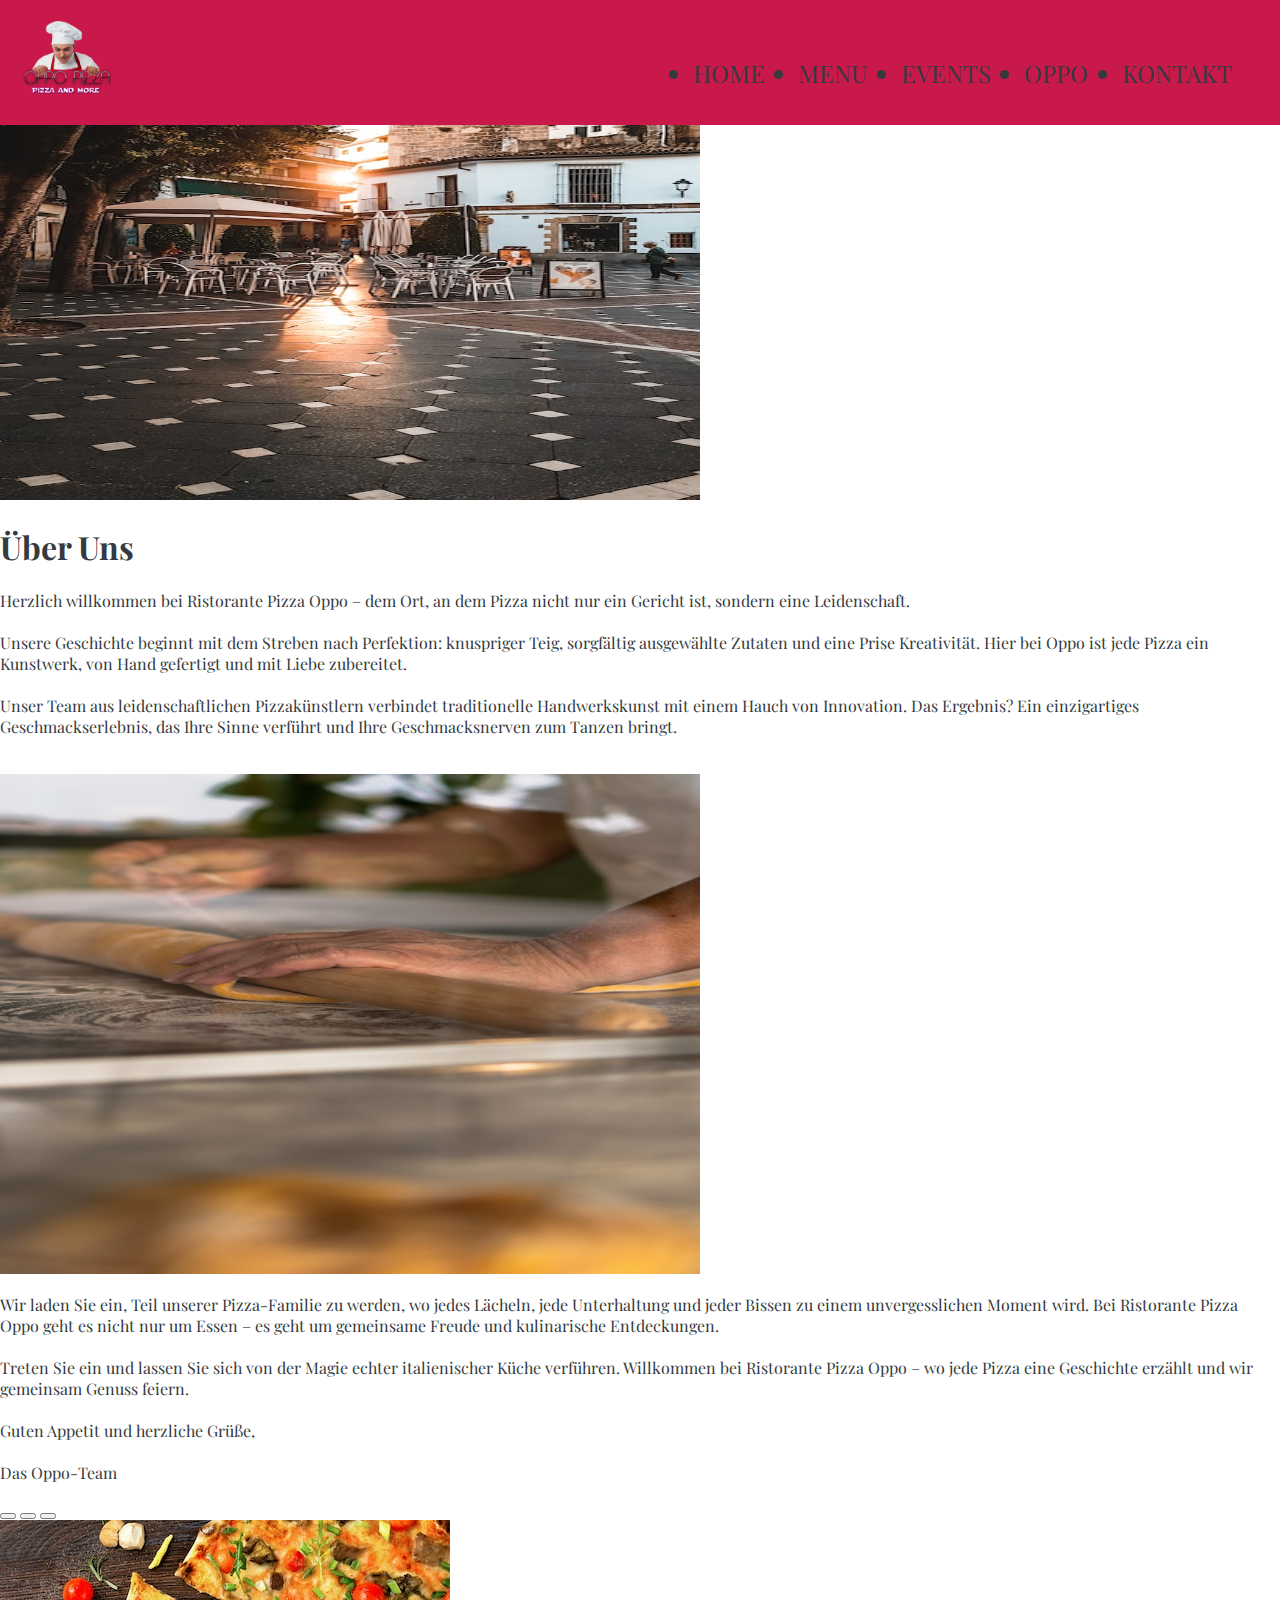
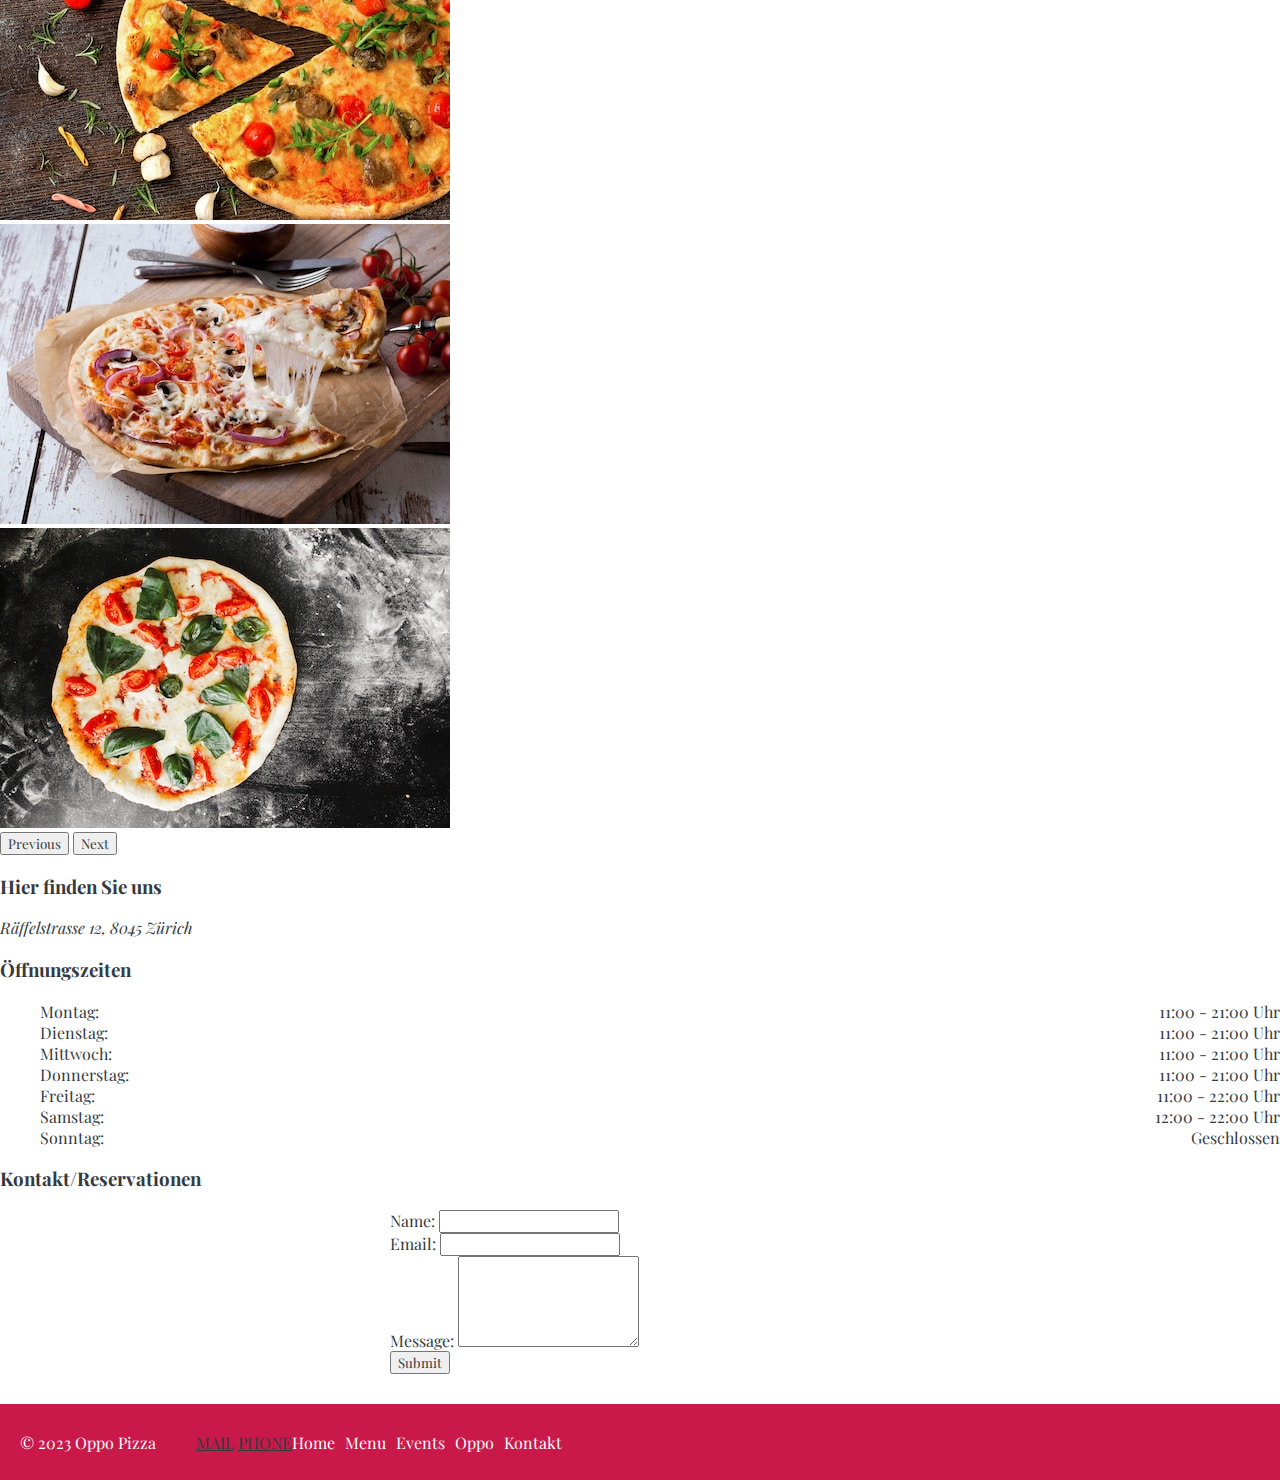
<file: about.html>
<!DOCTYPE html>
<html lang="en">
  <head>
    <meta charset="UTF-8" />
    <meta name="viewport" content="width=device-width, initial-scale=1.0" />
    <link
      href="https://cdn.jsdelivr.net/npm/bootstrap@5.3.2/dist/css/bootstrap.min.css"
      rel="stylesheet"
      integrity="sha384-T3c6CoIi6uLrA9TneNEoa7RxnatzjcDSCmG1MXxSR1GAsXEV/Dwwykc2MPK8M2HN"
      crossorigin="anonymous"
    />
    <link rel="preconnect" href="https://fonts.googleapis.com" />
    <link rel="preconnect" href="https://fonts.gstatic.com" crossorigin />
    <link
      href="https://fonts.googleapis.com/css2?family=Playfair+Display:ital,wght@;0,100;0,200;0,300;0,400;0,500;0,600;0,700;0,800;0,900;1,400;1,500;1,600;1,700;1,800;1,900&display=swap"
      rel="stylesheet"
    />
    <link
      href="https://unpkg.com/boxicons@2.1.4/css/boxicons.min.css"
      rel="stylesheet"
    />

    <link rel="stylesheet" href="about-styles.css" />
    <link rel="stylesheet" href="root-styles.css" />
    <link rel="stylesheet" href="header-styles.css">

    <link rel="apple-touch-icon" sizes="180x180" href="imgs/favicon_io/apple-touch-icon.png">
    <link rel="icon" type="image/png" sizes="32x32" href="imgs/favicon_io/favicon-32x32.png">
    <link rel="icon" type="image/png" sizes="16x16" href="imgs/favicon_io/favicon-16x16.png">
    <link rel="manifest" href="imgs/favicon_io/site.webmanifest">

    <title>Über uns/Kontakt</title>

  </head>

  <body>

  <header class="header">
    <a href="#" class="logo">
      <img src="imgs/Frame 28.png" alt="Oppo-Pizza" height="100px" />
    </a>

    <input type="checkbox" id="check" />
    <label for="check" class="icons">
      <i class="bx bx-menu" id="menu-icon"></i>
      <i class="bx bx-x" id="close-icon"></i>
    </label>

    <ul class="navbar">
      <li style="--i: 0"><a href="home.html">HOME</a></li>
      <li style="--i: 1"><a href="menu.html">MENU</a></li>
      <li style="--i: 2"><a href="index.html">EVENTS</a></li>
      <li style="--i: 3"><a href="about.html">OPPO</a></li>
      <li style="--i: 4"><a href="about.html#contactCon">KONTAKT</a></li>
  </ul>
  
  </header>

  <main>

  
    <div class="row flex-lg-row-reverse align-items-center g-5 py-5 deskTopBox">
      <div class="col-10 col-sm-8 col-lg-6">
        <img
          src="imgs/risto2.jpeg"
          class="d-block mx-lg-auto img-fluid"
          alt="winowino"
          width="700"
          height="500"
          loading="lazy"
        />
      </div>

      <div class="col-lg-6 rounded-3 border shadow-lg">
        <h1 class="display-5 fw-bold lh-1 mb-3 p-3">Über Uns</h1>
        <p class="lead p-3">
          Herzlich willkommen bei Ristorante Pizza Oppo – dem Ort, an dem Pizza
          nicht nur ein Gericht ist, sondern eine Leidenschaft. <br /><br />

          Unsere Geschichte beginnt mit dem Streben nach Perfektion: knuspriger
          Teig, sorgfältig ausgewählte Zutaten und eine Prise Kreativität. Hier
          bei Oppo ist jede Pizza ein Kunstwerk, von Hand gefertigt und mit
          Liebe zubereitet. <br /><br />

          Unser Team aus leidenschaftlichen Pizzakünstlern verbindet
          traditionelle Handwerkskunst mit einem Hauch von Innovation. Das
          Ergebnis? Ein einzigartiges Geschmackserlebnis, das Ihre Sinne
          verführt und Ihre Geschmacksnerven zum Tanzen bringt. <br /><br />
        </p>
      </div>
    </div>

    <div
      class="row flex-lg-row align-items-center g-5 py-5 weDontUseStupidNamesForAReason deskBottomBox"
    >
      <div class="col-10 col-sm-8 col-lg-6">
        <img
          src="imgs/risto3.jpeg"
          class="d-block mx-lg-auto img-fluid"
          alt="winowino"
          width="700"
          height="500"
          loading="lazy"
        />
      </div>
      <div class="col-lg-6 rounded-3 border shadow-lg">
        <p class="lead p-3">
          Wir laden Sie ein, Teil unserer Pizza-Familie zu werden, wo jedes
          Lächeln, jede Unterhaltung und jeder Bissen zu einem unvergesslichen
          Moment wird. Bei Ristorante Pizza Oppo geht es nicht nur um Essen – es
          geht um gemeinsame Freude und kulinarische Entdeckungen. <br /><br />

          Treten Sie ein und lassen Sie sich von der Magie echter italienischer
          Küche verführen. Willkommen bei Ristorante Pizza Oppo – wo jede Pizza
          eine Geschichte erzählt und wir gemeinsam Genuss feiern. <br /><br />

          Guten Appetit und herzliche Grüße, <br /><br />

          Das Oppo-Team
        </p>
      </div>
    </div>

    

    

    <div
      id="carouselExampleIndicators"
      class="carousel slide"
      data-bs-ride="carousel"
    >
      <div class="carousel-indicators">
        <button
          type="button"
          data-bs-target="#carouselExampleIndicators"
          data-bs-slide-to="0"
          class="active"
          aria-current="true"
          aria-label="Slide 1"
        ></button>
        <button
          type="button"
          data-bs-target="#carouselExampleIndicators"
          data-bs-slide-to="1"
          aria-label="Slide 2"
        ></button>
        <button
          type="button"
          data-bs-target="#carouselExampleIndicators"
          data-bs-slide-to="2"
          aria-label="Slide 3"
        ></button>
      </div>
      <div class="carousel-inner">
        <div class="carousel-item active">
          <img src="imgs/c1.jpeg" class="d-block w-100" alt="..." />
        </div>
        <div class="carousel-item">
          <img src="imgs/c2.jpeg" class="d-block w-100" alt="..." />
        </div>
        <div class="carousel-item">
          <img src="imgs/c3.jpeg" class="d-block w-100" alt="..." />
        </div>
      </div>
      <button
        class="carousel-control-prev"
        type="button"
        data-bs-target="#carouselExampleIndicators"
        data-bs-slide="prev"
      >
        <span class="carousel-control-prev-icon" aria-hidden="true"></span>
        <span class="visually-hidden">Previous</span>
      </button>
      <button
        class="carousel-control-next"
        type="button"
        data-bs-target="#carouselExampleIndicators"
        data-bs-slide="next"
      >
        <span class="carousel-control-next-icon" aria-hidden="true"></span>
        <span class="visually-hidden">Next</span>
      </button>
    </div>

    
    



    

    <div class="container-fluid">
      <div class="row">
        <div class="container mt-5 col-lg-6">
          <div class="card">
            <div class="card-body">
              <h3 class="card-title text-center mb-4">Hier finden Sie uns</h3>
              <address class="card-title text-center mb-4">Räffelstrasse 12, 8045 Zürich</address>
              
              <h3 class="card-title text-center mb-4">Öffnungszeiten</h3>
              
              <ul class="list-group list-group-flush">
                <li class="list-group-item">Montag: <span class="float-end">11:00 - 21:00 Uhr</span></li>
                <li class="list-group-item">Dienstag: <span class="float-end">11:00 - 21:00 Uhr</span></li>
                <li class="list-group-item">Mittwoch: <span class="float-end">11:00 - 21:00 Uhr</span></li>
                <li class="list-group-item">Donnerstag: <span class="float-end">11:00 - 21:00 Uhr</span></li>
                <li class="list-group-item">Freitag: <span class="float-end">11:00 - 22:00 Uhr</span></li>
                <li class="list-group-item">Samstag: <span class="float-end">12:00 - 22:00 Uhr</span></li>
                <li class="list-group-item">Sonntag: <span class="float-end">Geschlossen</span></li>
              </ul>
            </div>
          </div>
        </div>
    
        <div class="container mt-5 col-lg-6">
          <div class="card">
            <div id="contactCon" class="card-body">
              <h3 class="card-title text-center mb-4">Kontakt/Reservationen</h3>
              <form action="#" method="post" class="contact-form">
                <div class="form-group">
                  <label for="name">Name:</label>
                  <input type="text" class="form-control col-md-8" id="name" name="name" required />
                </div>
        
                <div class="form-group">
                  <label for="email">Email:</label>
                  <input type="email" class="form-control col-md-8" id="email" name="email" required />
                </div>
        
                <div class="form-group">
                  <label for="message">Message:</label>
                  <textarea class="form-control col-md-8" id="message" name="message" rows="5" required></textarea>
                </div>
        
                <button type="submit" class="btn btn-primary">Submit</button>
              </form>
            </div>
          </div>
        </div>
        
      </div>
    </div>
    
    

    

  </main>

  

  
  <footer style="background-color: var(--main-color); color: white; padding: 20px; margin-top: 30px; display: flex;">
    <div style="display: flex; justify-content: space-between; align-items: center;">
        <p style="margin: 0; color: white;">© 2023 Oppo Pizza</p>

        <a href="/" style="text-decoration: none; color: white;">
            <svg width="40" height="32"><use xlink:href="#bootstrap"></use></svg>
        </a>
        <div id="stuff">
          <a href="mailto:info@example.com">MAIL</a>
          <a href="tel:+1234567890">PHONE</a>
        </div>

        <ul style="list-style: none; display: flex; margin: 0; padding: 0;">
            <li style="margin-right: 10px;"><a href="home.html" style="text-decoration: none; color: white;">Home</a></li>
            <li style="margin-right: 10px;"><a href="menu.html" style="text-decoration: none; color: white;">Menu</a></li>
            <li style="margin-right: 10px;"><a href="index.html" style="text-decoration: none; color: white;">Events</a></li>
            <li style="margin-right: 10px;"><a href="about.html" style="text-decoration: none; color: white;">Oppo</a></li>
            <li style="margin-right: 10px;"><a href="about.html#contactCon" style="text-decoration: none; color: white;">Kontakt</a></li>
        </ul>
    </div>
</footer> 

    <script
      src="https://cdn.jsdelivr.net/npm/bootstrap@5.0.2/dist/js/bootstrap.bundle.min.js"
      integrity="sha384-MrcW6ZMFYlzcLA8Nl+NtUVF0sA7MsXsP1UyJoMp4YLEuNSfAP+JcXn/tWtIaxVXM"
      crossorigin="anonymous"
    ></script>
  </body>
  
  
</html>
</file>
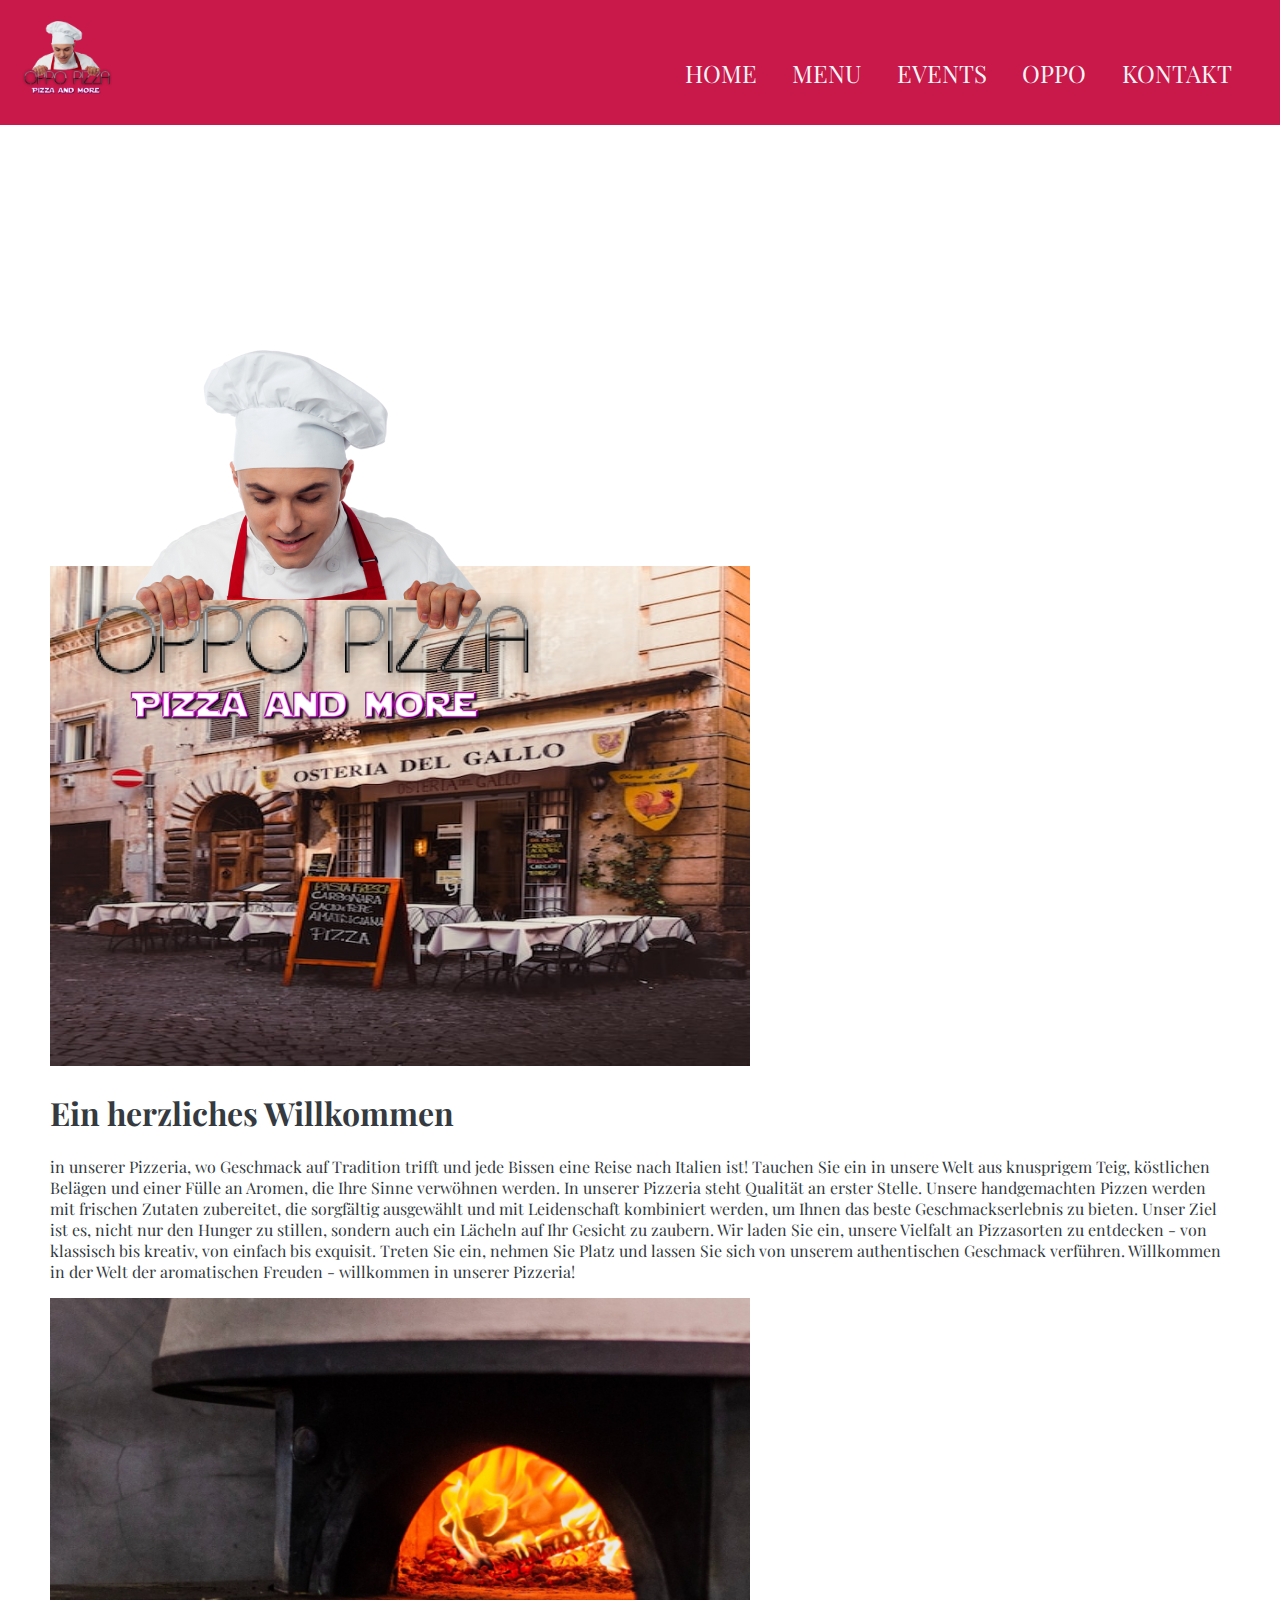
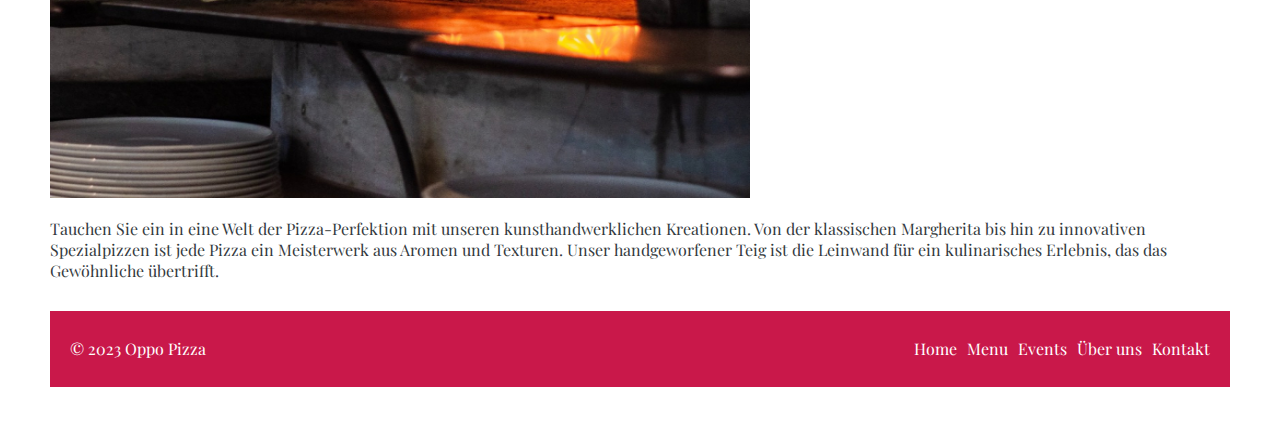
<file: home.html>
<!DOCTYPE html>
<html lang="en">
  <head>
    <meta charset="UTF-8" />
    <meta name="viewport" content="width=device-width, initial-scale=1.0" />
    <link
      href="https://cdn.jsdelivr.net/npm/bootstrap@5.3.2/dist/css/bootstrap.min.css"
      rel="stylesheet"
      integrity="sha384-T3c6CoIi6uLrA9TneNEoa7RxnatzjcDSCmG1MXxSR1GAsXEV/Dwwykc2MPK8M2HN"
      crossorigin="anonymous"
    />
    <link rel="preconnect" href="https://fonts.googleapis.com" />
    <link rel="preconnect" href="https://fonts.gstatic.com" crossorigin />
    <link
      href="https://fonts.googleapis.com/css2?family=Playfair+Display:ital,wght@;0,100;0,200;0,300;0,400;0,500;0,600;0,700;0,800;0,900;1,400;1,500;1,600;1,700;1,800;1,900&display=swap"
      rel="stylesheet"
    />
    <link
      href="https://unpkg.com/boxicons@2.1.4/css/boxicons.min.css"
      rel="stylesheet"
    />

    <link rel="stylesheet" href="home.css" />
    <link rel="stylesheet" href="root-styles.css" />
    <link rel="stylesheet" href="header-styles.css" />

    <link
      rel="apple-touch-icon"
      sizes="180x180"
      href="imgs/favicon_io/apple-touch-icon.png"
    />
    <link
      rel="icon"
      type="image/png"
      sizes="32x32"
      href="imgs/favicon_io/favicon-32x32.png"
    />
    <link
      rel="icon"
      type="image/png"
      sizes="16x16"
      href="imgs/favicon_io/favicon-16x16.png"
    />
    <link rel="manifest" href="imgs/favicon_io/site.webmanifest" />

    <title>Oppo Pizza</title>
  </head>
  <body>
    <header class="header">
      <a href="#" class="logo">
        <img src="imgs/Frame 28.png" alt="Oppo-Pizza" height="100px" />
      </a>

      <input type="checkbox" id="check" />
      <label for="check" class="icons">
        <i class="bx bx-menu" id="menu-icon"></i>
        <i class="bx bx-x" id="close-icon"></i>
      </label>

      <nav class="navbar">
        <a href="home.html" style="--i: 0">HOME</a>
        <a href="menu.html" style="--i: 1">MENU</a>
        <a href="index.html" style="--i: 2">EVENTS</a>
        <a href="about.html" style="--i: 3">OPPO</a>
        <a href="about.html#contactCon" style="--i: 4">KONTAKT</a>
      </nav>
    </header>

    <main>
      <div id="logoMain" class="container">
        <img src="imgs/Frame 28.png" alt="Logo" />
      </div>

      <div class="row flex-lg-row align-items-center g-5 py-5">
        <div class="col-10 col-sm-8 col-lg-6 bootPic">
          <img
            src="imgs/home1.jpeg"
            class="d-block mx-lg-auto img-fluid"
            alt="Bootstrap Themes"
            width="700"
            height="500"
            loading="lazy"
          />
        </div>
        <div class="col-lg-6">
          <h1 class="display-5 fw-bold lh-1 mb-3">Ein herzliches Willkommen</h1>
          <p class="lead">
            in unserer Pizzeria, wo Geschmack auf Tradition trifft und jede
            Bissen eine Reise nach Italien ist! Tauchen Sie ein in unsere Welt
            aus knusprigem Teig, köstlichen Belägen und einer Fülle an Aromen,
            die Ihre Sinne verwöhnen werden. In unserer Pizzeria steht Qualität
            an erster Stelle. Unsere handgemachten Pizzen werden mit frischen
            Zutaten zubereitet, die sorgfältig ausgewählt und mit Leidenschaft
            kombiniert werden, um Ihnen das beste Geschmackserlebnis zu bieten.
            Unser Ziel ist es, nicht nur den Hunger zu stillen, sondern auch ein
            Lächeln auf Ihr Gesicht zu zaubern. Wir laden Sie ein, unsere
            Vielfalt an Pizzasorten zu entdecken - von klassisch bis kreativ,
            von einfach bis exquisit. Treten Sie ein, nehmen Sie Platz und
            lassen Sie sich von unserem authentischen Geschmack verführen.
            Willkommen in der Welt der aromatischen Freuden - willkommen in
            unserer Pizzeria!
          </p>
          <div class="d-grid gap-2 d-md-flex justify-content-md-start"></div>
        </div>
      </div>

      <div class="row flex-lg-row-reverse align-items-center g-5 py-5">
        <div class="col-10 col-sm-8 col-lg-6 bootPic">
          <img
            src="imgs/home2.jpg"
            class="d-block mx-lg-auto img-fluid"
            alt="Bootstrap Themes"
            width="700"
            height="500"
            loading="lazy"
          />
        </div>
        <div class="col-lg-6">
          <p class="lead">
            Tauchen Sie ein in eine Welt der Pizza-Perfektion mit unseren
            kunsthandwerklichen Kreationen. Von der klassischen Margherita bis
            hin zu innovativen Spezialpizzen ist jede Pizza ein Meisterwerk aus
            Aromen und Texturen. Unser handgeworfener Teig ist die Leinwand für
            ein kulinarisches Erlebnis, das das Gewöhnliche übertrifft.
          </p>
          <div class="d-grid gap-2 d-md-flex justify-content-md-start"></div>
        </div>
      </div>
    </main>
    <footer style="background-color: var(--main-color); color: white; padding: 20px; margin-top: 30px;">
      <div style="display: flex; justify-content: space-between; align-items: center;">
          <p style="margin: 0; color: white;">© 2023 Oppo Pizza</p>
  
          <a href="/" style="text-decoration: none; color: white;">
              <svg width="40" height="32"><use xlink:href="#bootstrap"></use></svg>
          </a>
  
          <ul style="list-style: none; display: flex; margin: 0; padding: 0;">
              <li style="margin-right: 10px;"><a href="home.html" style="text-decoration: none; color: white;">Home</a></li>
              <li style="margin-right: 10px;"><a href="menu.html" style="text-decoration: none; color: white;">Menu</a></li>
              <li style="margin-right: 10px;"><a href="index.html" style="text-decoration: none; color: white;">Events</a></li>
              <li style="margin-right: 10px;"><a href="about.html" style="text-decoration: none; color: white;">Über uns</a></li>
              <li><a href="about.html#contactCon" style="text-decoration: none; color: white;">Kontakt</a></li>
          </ul>
      </div>
  </footer> 

    <script
      src="https://cdn.jsdelivr.net/npm/bootstrap@5.0.2/dist/js/bootstrap.bundle.min.js"
      integrity="sha384-MrcW6ZMFYlzcLA8Nl+NtUVF0sA7MsXsP1UyJoMp4YLEuNSfAP+JcXn/tWtIaxVXM"
      crossorigin="anonymous"
    ></script>
  </body>
  
</html>
</file>
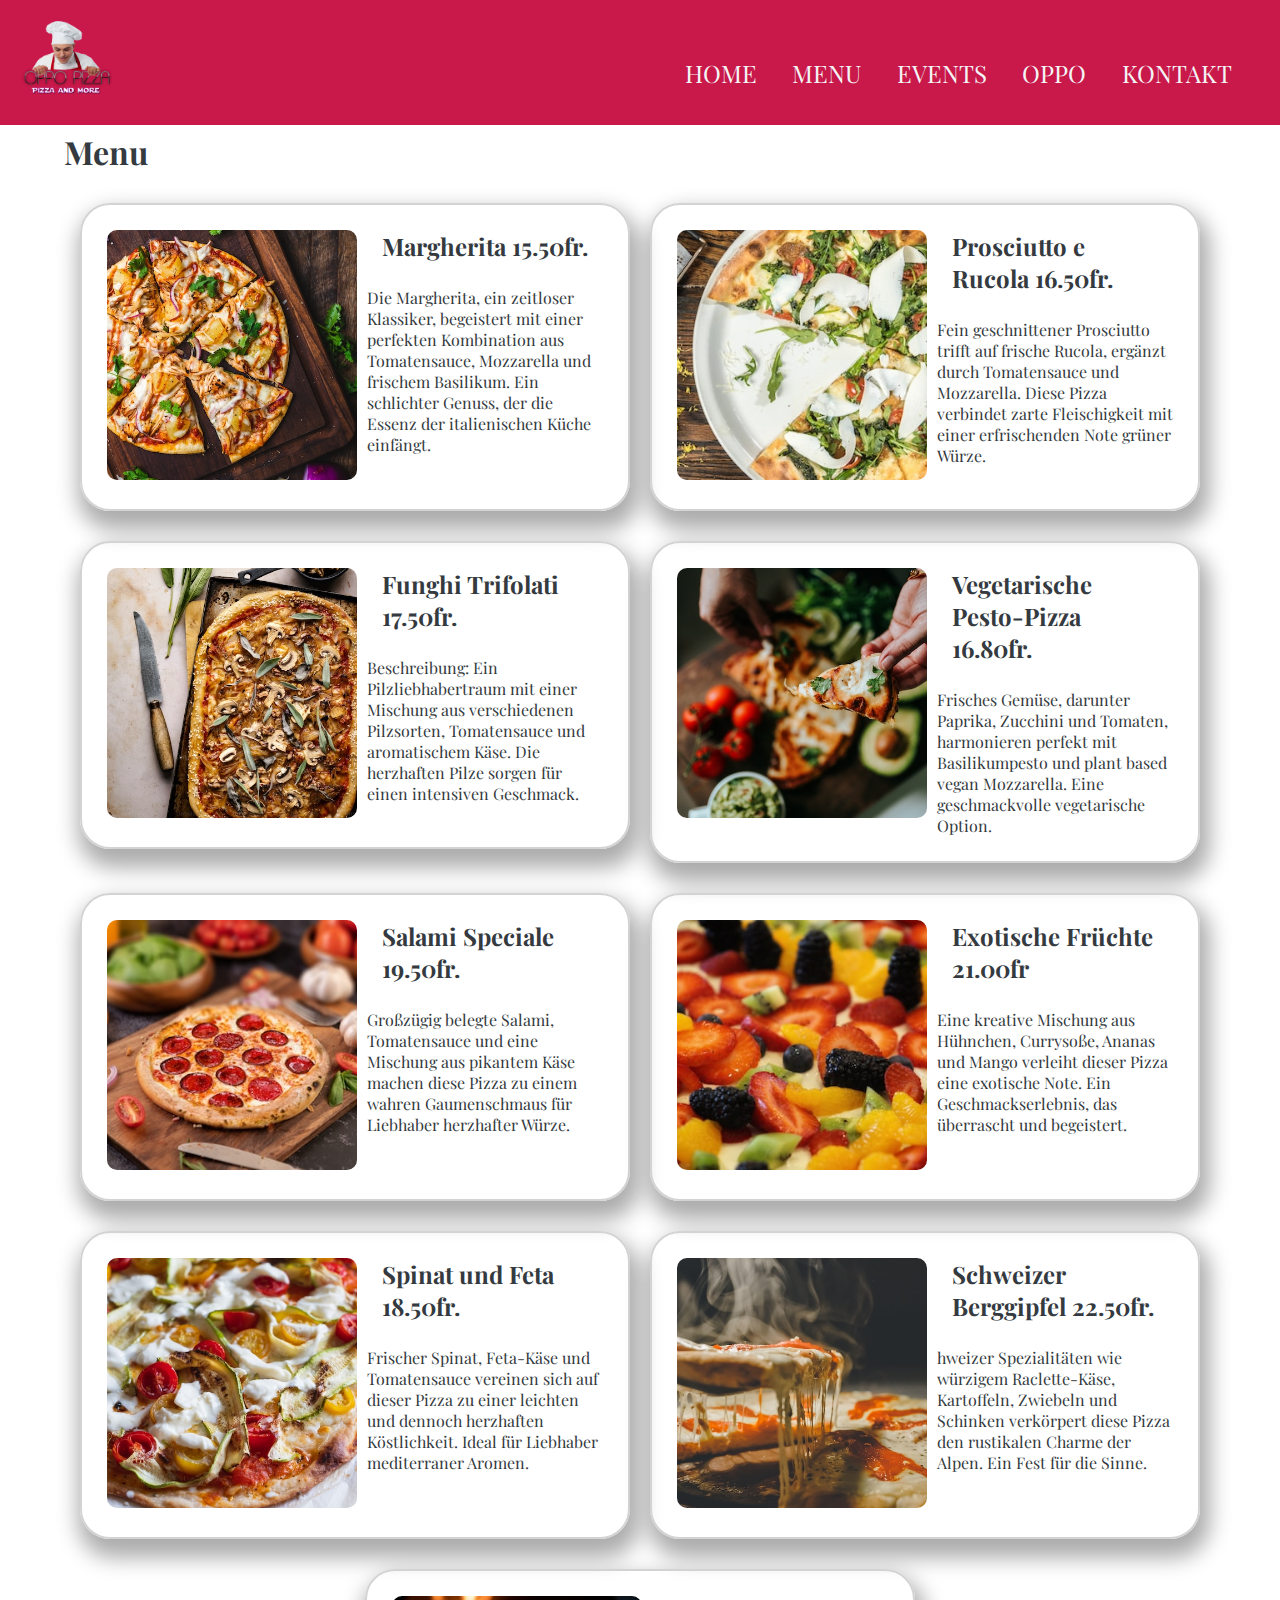
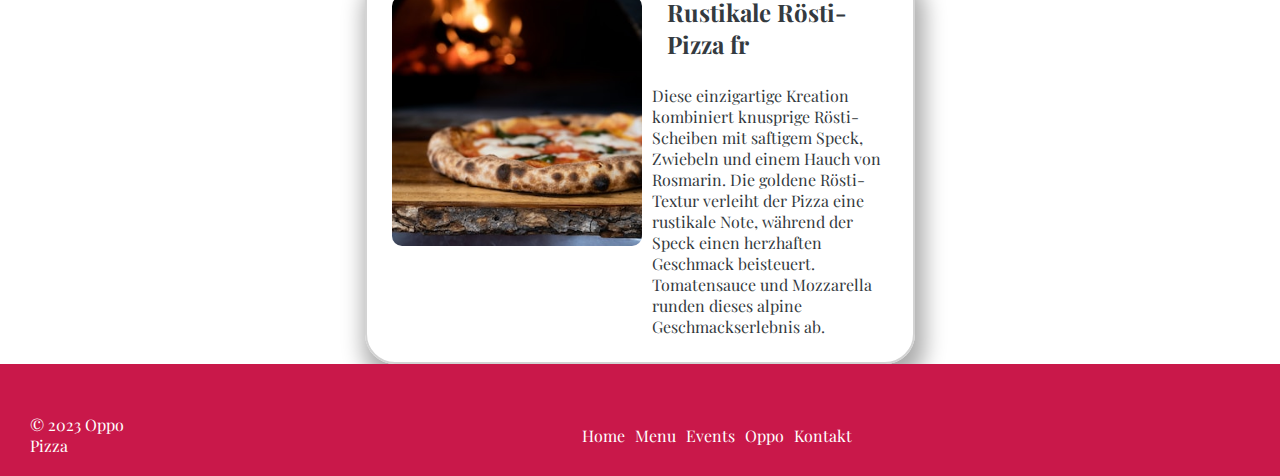
<file: menu.html>
<!DOCTYPE html>
<html lang="en">
<head>
    <meta charset="UTF-8">
    <meta name="viewport" content="width=device-width, initial-scale=1.0">
    <title>Menu</title>
    <link rel="preconnect" href="https://fonts.googleapis.com" />
    <link rel="preconnect" href="https://fonts.gstatic.com" crossorigin />
    <link
      href="https://fonts.googleapis.com/css2?family=Playfair+Display:ital,wght@;0,100;0,200;0,300;0,400;0,500;0,600;0,700;0,800;0,900;1,400;1,500;1,600;1,700;1,800;1,900&display=swap"
      rel="stylesheet"
    />
    <link
      href="https://unpkg.com/boxicons@2.1.4/css/boxicons.min.css"
      rel="stylesheet"
    />

   
    <link rel="stylesheet" href="root-styles.css" />
    <link rel="stylesheet" href="header-styles.css" />

    <link
      rel="apple-touch-icon"
      sizes="180x180"
      href="imgs/favicon_io/apple-touch-icon.png"
    />
    <link
      rel="icon"
      type="image/png"
      sizes="32x32"
      href="imgs/favicon_io/favicon-32x32.png"
    />
    <link
      rel="icon"
      type="image/png"
      sizes="16x16"
      href="imgs/favicon_io/favicon-16x16.png"
    />
    <link rel="manifest" href="imgs/favicon_io/site.webmanifest" />
</head>
<body>
    <header class="header p-0">
        <a href="#" class="logo">

          <img src="./imgs/Frame 28.png" alt="Oppo-Pizza" height="100px" />

        </a>
    
        <input type="checkbox" id="check" />
        <label for="check" class="icons">
          <i class="bx bx-menu" id="menu-icon"></i>
          <i class="bx bx-x" id="close-icon"></i>
        </label>
    
        <nav class="navbar">
          <a href="home.html" style="--i: 0">HOME</a>
          <a href="menu.html" style="--i: 1">MENU</a>
          <a href="index.html" style="--i: 2">EVENTS</a>
          <a href="about.html" style="--i: 3">OPPO</a>
          <a href="about.html#contactCon" style="--i: 4">KONTAKT</a>
          <link rel="stylesheet" href="./menu-styles.css" />
        </nav>
      </header>

<main class="container-flow">

   <h1 class="menu">Menu</h1>
<!-- the next code is for testing if bootstrap is working-->
<div class="container-flow "> <!-- container the idea is to use grid if sposible / -->

  
    <!-- <div class="container col-xxl-8 px-4 py-5">
        <div class="row flex-lg-row-reverse align-items-center g-5 py-5">
          <div class="col-10 col-sm-8 col-lg-6">
            <img src="bootstrap-themes.png" class="d-block mx-lg-auto img-fluid" alt="Bootstrap Themes" width="700" height="500" loading="lazy">
          </div>
          <div class="col-lg-6">
            <h1 class="display-5 fw-bold lh-1 mb-3">Responsive left-aligned hero with image</h1>
            <p class="lead">Quickly design and customize responsive mobile-first sites with Bootstrap, the world’s most popular front-end open source toolkit, featuring Sass variables and mixins, responsive grid system, extensive prebuilt components, and powerful JavaScript plugins.</p>
            <div class="d-grid gap-2 d-md-flex justify-content-md-start">
              <button type="button" class="btn btn-primary btn-lg px-4 me-md-2">Primary</button>
              <button type="button" class="btn btn-outline-secondary btn-lg px-4">Default</button>
            </div>
          </div>
        </div>
      </div> --> 
   
      <ul class="container-flow ">
    <li class="allcard col" > <!-- card--> <!--use row and col dor say what is uh and down-->
       
        <div class="section-a"> <!-- seccion a -->
            <div >
                <img  class="pizzapicture" src="./PizzaMenuImmages/margaritaPizza.jpeg" alt=" Margheita pizza">
            </div> <!--- img-->
            
        </div> <!-- close secion A-->
    
       <div class="section-b"> <!-- seccion b preis and descriprion-->
        <div>
            <h2>
                Margherita  15.50fr.
            </h2>
        </div> <!-- name-->
        
        <div>
            <p>
                Die Margherita, ein zeitloser Klassiker, begeistert mit einer perfekten Kombination aus Tomatensauce, Mozzarella und frischem Basilikum. Ein schlichter Genuss, der die Essenz der italienischen Küche einfängt.
            </p>
        </div><!-- description-->
    </div> <!--close section b-->
</li> <!--end of card-->
   
   
    <li class="allcard col"> <!-- card--> <!--use row and col dor say what is uh and down-->
        <div class="section-a"> <!-- seccion a foto and name lest/right depending-->
            <div>
                        <img class="pizzapicture" src="./PizzaMenuImmages/pestoPizza.jpg" alt=" Pesto pizza">
            </div> <!--- img-->
            
        </div><!--end section a-->
        <div class="section-b"> <!-- seccion b preis and descriprion-->
            <div>
                <h2>
                    Prosciutto e Rucola 16.50fr.
                </h2>
            </div> <!-- name-->
            
        <div>
            <p>
               Fein geschnittener Prosciutto trifft auf frische Rucola, ergänzt durch Tomatensauce und Mozzarella. Diese Pizza verbindet zarte Fleischigkeit mit einer erfrischenden Note grüner Würze.
            </p>
        </div><!-- description-->
        </div> <!--end section b-->
    </li >
   
   
    <li class="allcard col"> <!-- card--> <!--use row and col dor say what is uh and down-->
        <div class="section-a"><!--section a-->
            <div>
                <img  class="pizzapicture" src="./PizzaMenuImmages/Fungi Pizza.jpeg" alt="">
            </div> <!--- img-->
           
        </div><!-- end section a-->
        <div class="section-b"> <!--section b-->
            <div>
                <h2>
                    Funghi Trifolati 17.50fr.
                </h2>
            </div> <!-- name-->
        
        <div>
            <p>
                Beschreibung: Ein Pilzliebhabertraum mit einer Mischung aus verschiedenen Pilzsorten, Tomatensauce und aromatischem Käse. Die herzhaften Pilze sorgen für einen intensiven Geschmack.
            </p>
        </div><!-- description-->
        </div><!--end sewction b-->
    </li >



    <li class="allcard col"> <!-- card--> <!--use row and col dor say what is uh and down-->
        <div class="section-a"><!--section a-->
        <div>
            <img  class="pizzapicture"src="./PizzaMenuImmages/pestoVegiPizza.jpeg" alt=" Vegan Vegi Pizza">
        </div> <!--- img-->
        
        </div><!--end section a-->
        <div class="section-b"><!--begin se ction b-->
            <div>
                <h2>
                    Vegetarische Pesto-Pizza 16.80fr.
                </h2>
            </div> <!-- name-->
        
        <div>
            <p>
                Frisches Gemüse, darunter Paprika, Zucchini und Tomaten, harmonieren perfekt mit Basilikumpesto und plant based vegan Mozzarella. Eine geschmackvolle vegetarische Option.
            </p>
        </div><!-- description-->
        </div><!--end section b-->
    </li ><!--end of card-->

    
    
    <li class="allcard col"> <!-- card--> <!--use row and col dor say what is uh and down-->
        <div class="section-a "><!-- beginbg section a-->
        <div>
            <img class="pizzapicture"src="./PizzaMenuImmages/salamiPizza.jpeg" alt="">
        </div> <!--- img-->
        
        </div><!--end section a-->
        <div class="section-b"><!-- begin section b-->
            <div>
                <h2>
                    Salami Speciale 19.50fr. 
    
                </h2>
            </div> <!-- name-->
        
        <div>
            <p>
                Großzügig belegte Salami, Tomatensauce und eine Mischung aus pikantem Käse machen diese Pizza zu einem wahren Gaumenschmaus für Liebhaber herzhafter Würze.
            </p>
        </div><!-- description-->
        </div><!--end section b-->
    </li >

    <li class="allcard col"> <!-- card--> <!--use row and col dor say what is uh and down-->
        <div class="section-a"><!--beginning section a-->
        <div>
            <img  class="pizzapicture" src="./PizzaMenuImmages/furchtePizza.jpeg" alt=" Fruchte Pizza">
        </div> <!--- img-->
        
        </div><!--end section a-->
        <div class="section-b"><!--beggining section b-->
            <div>
                <h2>
                    Exotische Früchte 21.00fr
                </h2>
            </div> <!-- name-->
            
        <div>
            <p>
                Eine kreative Mischung aus Hühnchen, Currysoße, Ananas und Mango verleiht dieser Pizza eine exotische Note. Ein Geschmackserlebnis, das überrascht und begeistert.
            </p>
        </div><!-- description-->
        </div><!-- en section b-->
    </li >



        <li class="allcard col"> <!-- card--> <!--use row and col dor say what is uh and down-->
            <div class="section-a" ><!--beggining section a-->
            <div>
                <img  class="pizzapicture" src="./PizzaMenuImmages/fetaPizza.jpeg" alt=" spinach and feta Pizza">
            </div> <!--- img-->
            
            </div><!--end section a-->
            <div class="section-b"><!--beggining section b-->
                <div>
                    <h2>
                        Spinat und Feta 18.50fr.
                    </h2>
                </div> <!-- name-->
            
            <div>
                <p>
                    Frischer Spinat, Feta-Käse und Tomatensauce vereinen sich auf dieser Pizza zu einer leichten und dennoch herzhaften Köstlichkeit. Ideal für Liebhaber mediterraner Aromen.
                </p>
            </div><!-- description-->
            </div><!--end sectzion b-->
        </li>

        
    
        <li class="allcard"> <!-- card--> <!--use row and col dor say what is uh and down-->
            <div class="section-a"><!--beggin sectiomn a-->
            <div>
                
            <img class="pizzapicture" src="./PizzaMenuImmages/bergPizza.jpeg" alt="Schweizer Berggipfel Pizza">
        </div> <!--- img-->
        
        </div ><!--end section a-->
        <div class="section-b"><!-- beggin section b-->
            <div>
                <h2>
                    Schweizer Berggipfel 22.50fr.
                </h2>
            </div> <!-- name-->
            
        <div>
            <p>
                hweizer Spezialitäten wie würzigem Raclette-Käse, Kartoffeln, Zwiebeln und Schinken verkörpert diese Pizza den rustikalen Charme der Alpen. Ein Fest für die Sinne.
            </p>
        </div><!-- description-->
        </div><!--end section b-->

    </li >



    <li class="allcard col"> <!-- card--> <!--use row and col dor say what is uh and down-->
        <div class="section-a"><!--+beggin section a -->
        <div>
            <img class="pizzapicture" src="./PizzaMenuImmages/rusticPizza.jpeg" alt=" rustic Pizza">
        </div> <!--- img-->
        
    </div><!--end sectiona a-->
    <div class="section-b"><!--begin section b-->
        <div>
            <h2>
                Rustikale Rösti-Pizza fr
            </h2>
        </div> <!-- name-->
        
        <div>
            <p>
                Diese einzigartige Kreation kombiniert knusprige Rösti-Scheiben mit saftigem Speck, Zwiebeln und einem Hauch von Rosmarin. Die goldene Rösti-Textur verleiht der Pizza eine rustikale Note, während der Speck einen herzhaften Geschmack beisteuert. Tomatensauce und Mozzarella runden dieses alpine Geschmackserlebnis ab.  
            </p>
        </div><!-- description-->
        </div><!--end section b-->

    </li >
</ul>
</div>

</main>
<div class="container-flow " style="background-color: var(--main-color);">

    <footer style="background-color: var(--main-color); color: white; padding: 20px; margin-top: 30px;">
        <div style="display: flex; justify-content: space-between; align-items: center;">
            <p style="margin: 0; color: white;">© 2023 Oppo Pizza</p>
    
            <a href="/" style="text-decoration: none; color: white;">
                <svg width="40" height="32"><use xlink:href="#bootstrap"></use></svg>
            </a>
    
            <ul style="list-style: none; display: flex; margin: 0; padding: 0;">
                <li style="margin-right: 10px;"><a href="home.html" style="text-decoration: none; color: white;">Home</a></li>
                <li style="margin-right: 10px;"><a href="menu.html" style="text-decoration: none; color: white;">Menu</a></li>
                <li style="margin-right: 10px;"><a href="index.html" style="text-decoration: none; color: white;">Events</a></li>
                <li style="margin-right: 10px;"><a href="about.html" style="text-decoration: none; color: white;">Oppo</a></li>
                <li style="margin-right: 10px;"><a href="about.html#contactCon" style="text-decoration: none; color: white;">Kontakt</a></li>
            </ul>
        </div>
    </footer> 
    
</body>
</html>
</file>
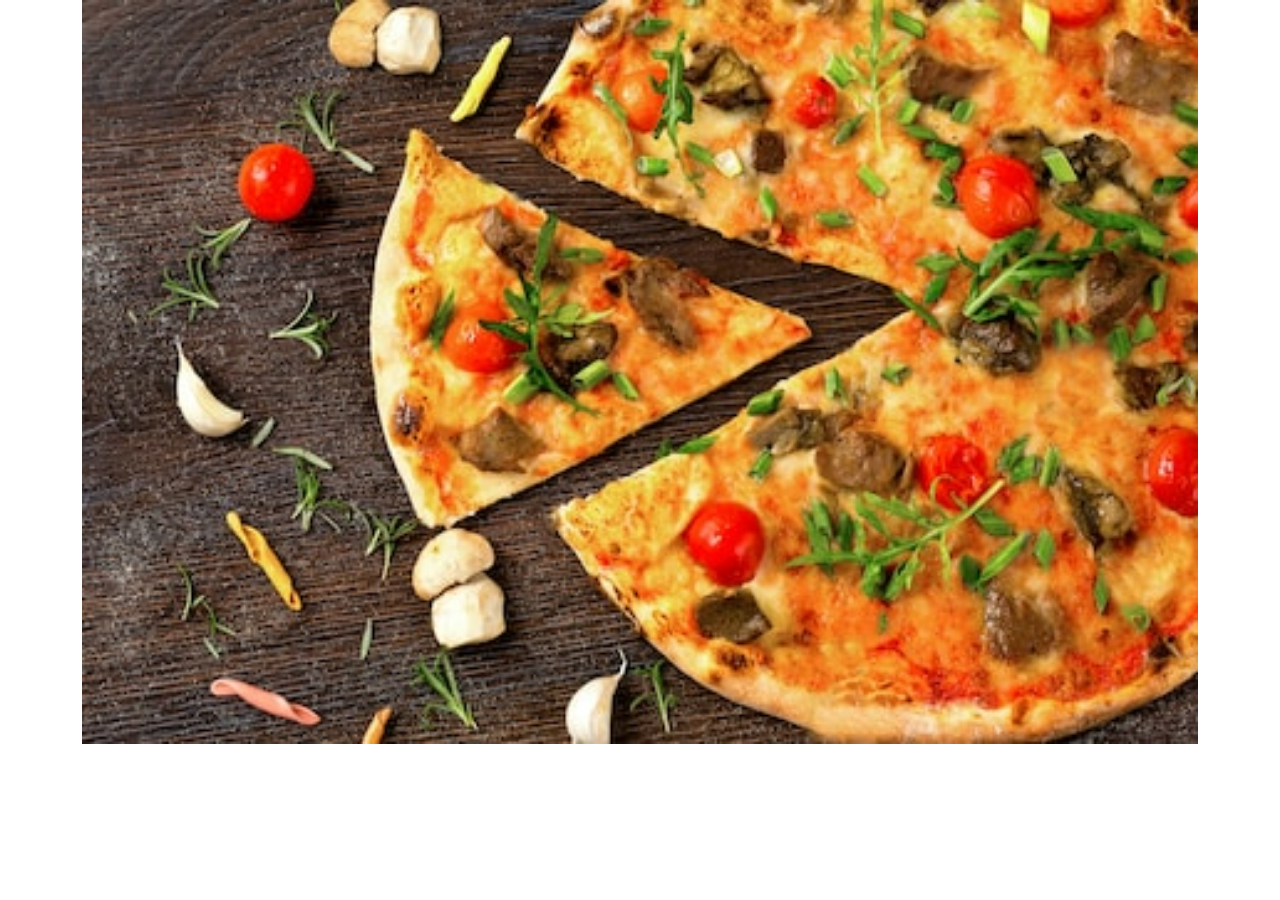
<file: test.html>
<!DOCTYPE html>
<html lang="de">
<head>
  <meta charset="UTF-8">
  <meta name="viewport" content="width=device-width, initial-scale=1">
  <title>Pizzeria Öffnungszeiten</title>
  
  <!-- Bootstrap CSS -->
  <link href="https://cdn.jsdelivr.net/npm/bootstrap@5.3.0/dist/css/bootstrap.min.css" rel="stylesheet">
  
  <!-- Google Fonts - Poppins -->
  <link rel="stylesheet" href="https://fonts.googleapis.com/css2?family=Poppins:wght@300&display=swap">

 
</head>
<body>

  <div class="container">
    <img src="imgs/c1.jpeg" alt="" style="width: 100%;">
  </div>

<script src="https://cdn.jsdelivr.net/npm/bootstrap@5.3.0/dist/js/bootstrap.bundle.min.js"></script>

</body>
</html>
</file>
<file: about-styles.css>
body {
    overflow-x: hidden;
  }
  


body{   
    margin: 0px;
    max-width: 100%;
}

.contact-form {
    max-width: 500px;
    margin: auto;
}

.carouselExampleIndicators{
    position: absolute;
    margin: 50px;
}



@media screen and (max-width: 990px){
    .deskTopBox, .deskBottomBox{
        display: flex;
    }
  }

@media screen and (min-width: 1300px) {
    .weDontUseStupidNamesForAReason {
        transform: translateY(-300px) !important;
    }
    body{
        margin: 0px;
    }  
  }

  @media screen and (min-width: 990px){
    .mobileTopBox, .mobileBottomBox{
        display: none;
    }
    .carouselExampleIndicators{
        position: absolute;
        padding : 50px;
    }
  }

/* @media (max-width: 990px) {
    .position-apsolute {
        position: static;
    }
} */
    
.carouselExampleIndicators{
    position: absolute;
    margin: 50px 0;
}

.list-group-item {
    display: flex;
    justify-content: space-between;
  } 

.stuff{
    text-align: center;
}
footer{
    margin-top: auto;
}
</file>
<file: root-styles.css>
/* um die Schriftart in das HTML zu importieren, kopieren Sie den unten stehenden Link in den <head> </head> */
/* to import the font in the HTML copy the linkk bellow in the <head>  </head>

/* <link rel="preconnect" href="https://fonts.googleapis.com">
<link rel="preconnect" href="https://fonts.gstatic.com" crossorigin>
<link href="https://fonts.googleapis.com/css2?family=Playfair+Display:ital,wght@;0,100;0,200;0,300;0,400;0,500;0,600;0,700;0,800;0,900;1,400;1,500;1,600;1,700;1,800;1,900&display=swap" rel="stylesheet"> */

/* Font rules for CSS 
ont-family: 'Playfair Display', serif;
*/ 

/* Font und Fontfarbe fur die ganze Page */

html * {
    font-family: 'Playfair Display', serif;
    color: #343a40;
}



/* Unsere Farbpalette */

:root {
    --main-color:#c9184a;
    --secondary-color: #f4f4f6;
    
}
/*
Diese werden mit der var() Funktion eingebunden. 

zum Beispiel:
.box {
    background-color: var(--main-color);
} 
*/
</file>
<file: header-styles.css>
.header{
    position: fixed;
    top: 0;
    left: 0;
    width: 100%;
    padding-top: 1.3rem;
    background: var(--main-color);
    display: flex;
    justify-content: space-between;
    align-items: center;
    z-index: 100;
}

/* .header::before {
    content: "";
    position: absolute;
    top: 0;
    left: 0;
    width: 100%;
    height: 100%;
    background: var(--main-color);
} */


.navbar{
    font-size: 1.5rem;
    color: var(--secondary-color) !important;
    display: flex; /* Add display: flex; to enable spacing with justify-content */
    justify-content: space-between; /* Add justify-content: space-between; to space the items */
    flex-grow: .2; /* Add flex-grow: 1; to allow items to take up available space */
    margin-right: 3rem;
}

.navbar a {
    text-decoration: none; 
    color: inherit; 
    transition: color 0.3s ease;
}

.navbar a:hover {
    color:black;
}

#check {
    display: none;
}

.icons{
    position: absolute;
    right: 100px;
    font-size: 3rem;
    color: var(--secondary-color);
    cursor: pointer;
    display: none;
}

.logo {
    margin-left: 1rem;
}

@media (max-width: 1000px){
    .header{
        padding-top: 1.3rem;
    }
}

@media (max-width: 800px){
    .icons{
        display: inline-flex;
    }
    #menu-icon {
        color: var(--secondary-color);
    }

    #check:checked~.icons #menu-icon {
        display: none;
    }

    .icons #close-icon {
        display: none;
        color: var(--secondary-color);
    }

    #check:checked~.icons #close-icon {
        display: block;
    }

    .navbar{
        position: absolute;
        top: 100%;
        left: 0;
        width: 100%;
        height: 0;
        background: var(--main-color);
        overflow: hidden;
        transition: .3s ease;
        display: block;
    }

    #check:checked~.navbar{
        height: 17.9rem;
    }


    .navbar a{
        display: block;
        font-size: 1.2rem;
        margin: 1.5rem 0;
        text-align: center;
        transform: translateY(-50px);
        opacity: 0;
        transition: .3s ease;
    }

    #check:checked~.navbar a {
        transform: translateY(0);
        opacity: 1;
        transition-delay: calc(.15s * var(--i));
    }
}
</file>
<file: home.css>
#logoMain {
    transform: translateY(300px);
}
body {
    margin: 50px;
}

@media screen and (min-width: 1300px) {
    
    body{
        margin: 100px;
    } 
    .bootPic {
        align-content: center;
    }
    
    

  }
</file>
<file: menu-styles.css>
* {
    font-family: 'Playfair Display', serif;
    color: #343a40;
    box-sizing: border-box;
    padding: 0%;
    margin: 0%;
   
 
}



.header{
    width: 100vw;
}

body{
    display: flex;
    flex-direction: column;
    justify-items: center;
    width: 100vw;
}
main {
    height: auto;
    margin-top: 100px;
 
    width: 100vw;

}
.allcard{
    -webkit-box-shadow: 4px 13px 21px 6px rgba(0,0,0,0.33); 
    box-shadow: 4px 13px 21px 6px rgba(0,0,0,0.33);
    display: flex;
    flex-direction: row;
    
    border-width: 2px;
    border-color: black;
    border: 3px;
    border-radius: 30px;
    padding: 25px;
    margin: auto;
    border: solid lightgray 2px;
    margin-top: 30px; 
    margin-left:10px;
    margin-right: 10px;
    width: auto;
    max-width: 550px;
    
    

}

ul{ 
    width: 100vw;
    display: flex;
    flex-wrap: wrap;
    flex-direction: row;
    justify-content: center;

}

.pizzapicture{
    width: 30vw;
    height: 30vw;
    max-width: 250px;
    max-height:250px;
    object-fit: cover;
    border-radius: 10px;
    
   
}

h2{
    padding-left: 25px;
    padding-bottom: 25px;
    margin-right: 10px;
}

p{
    padding-left: 10px;
}

h1{
    padding-top: 30px;
    margin-left: 5%
}
</file>
